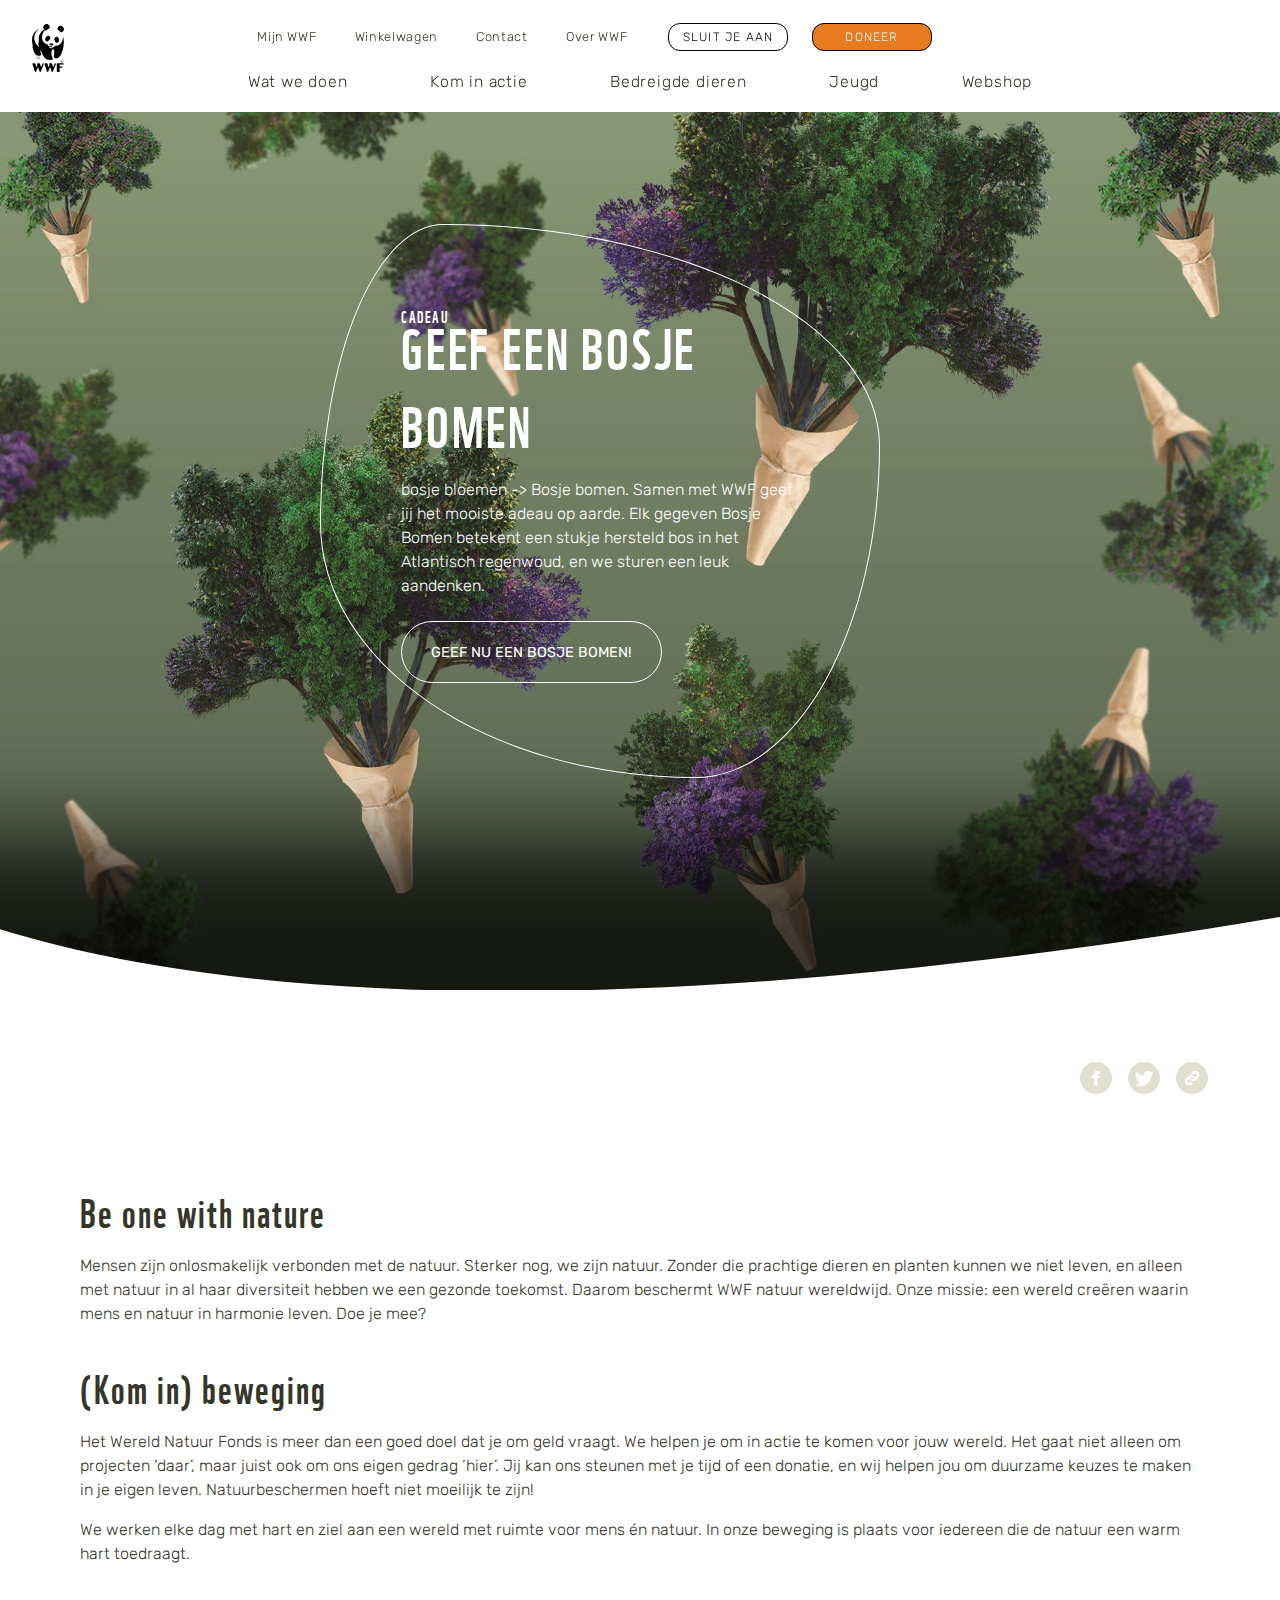
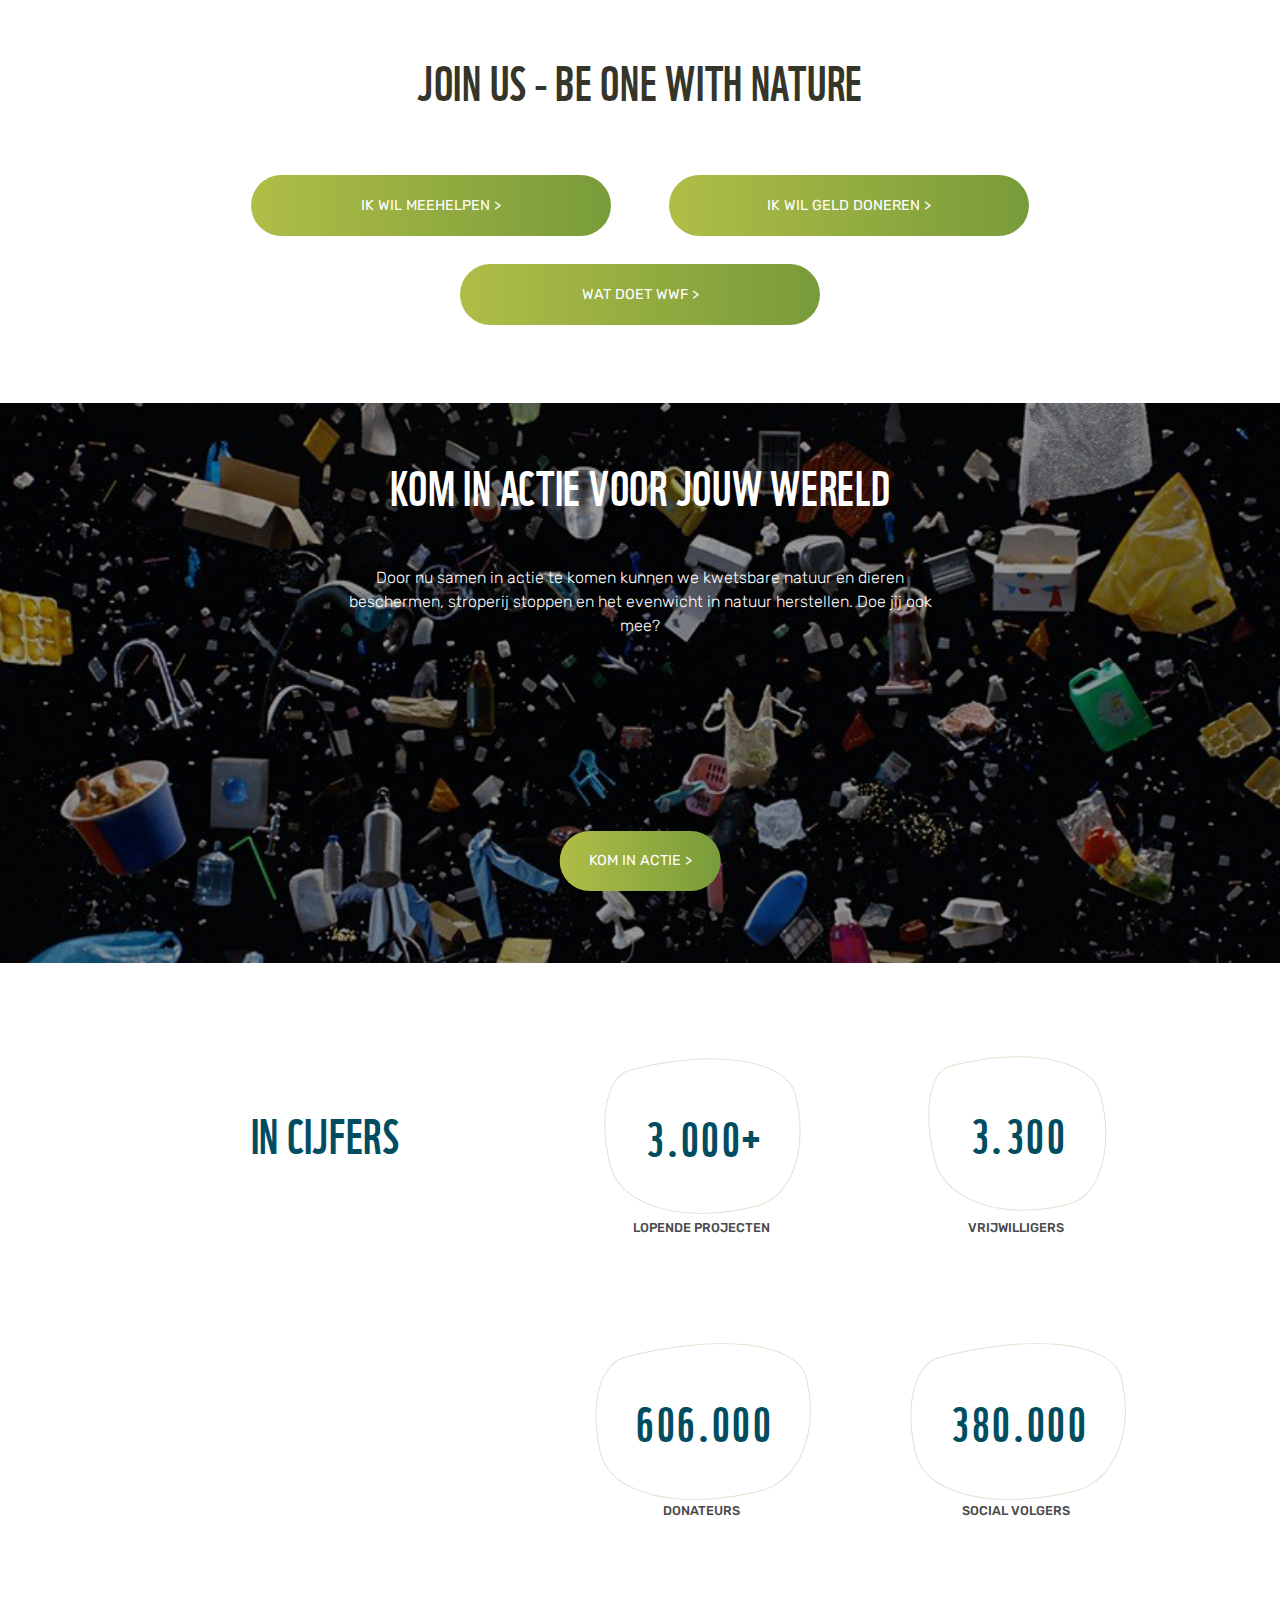
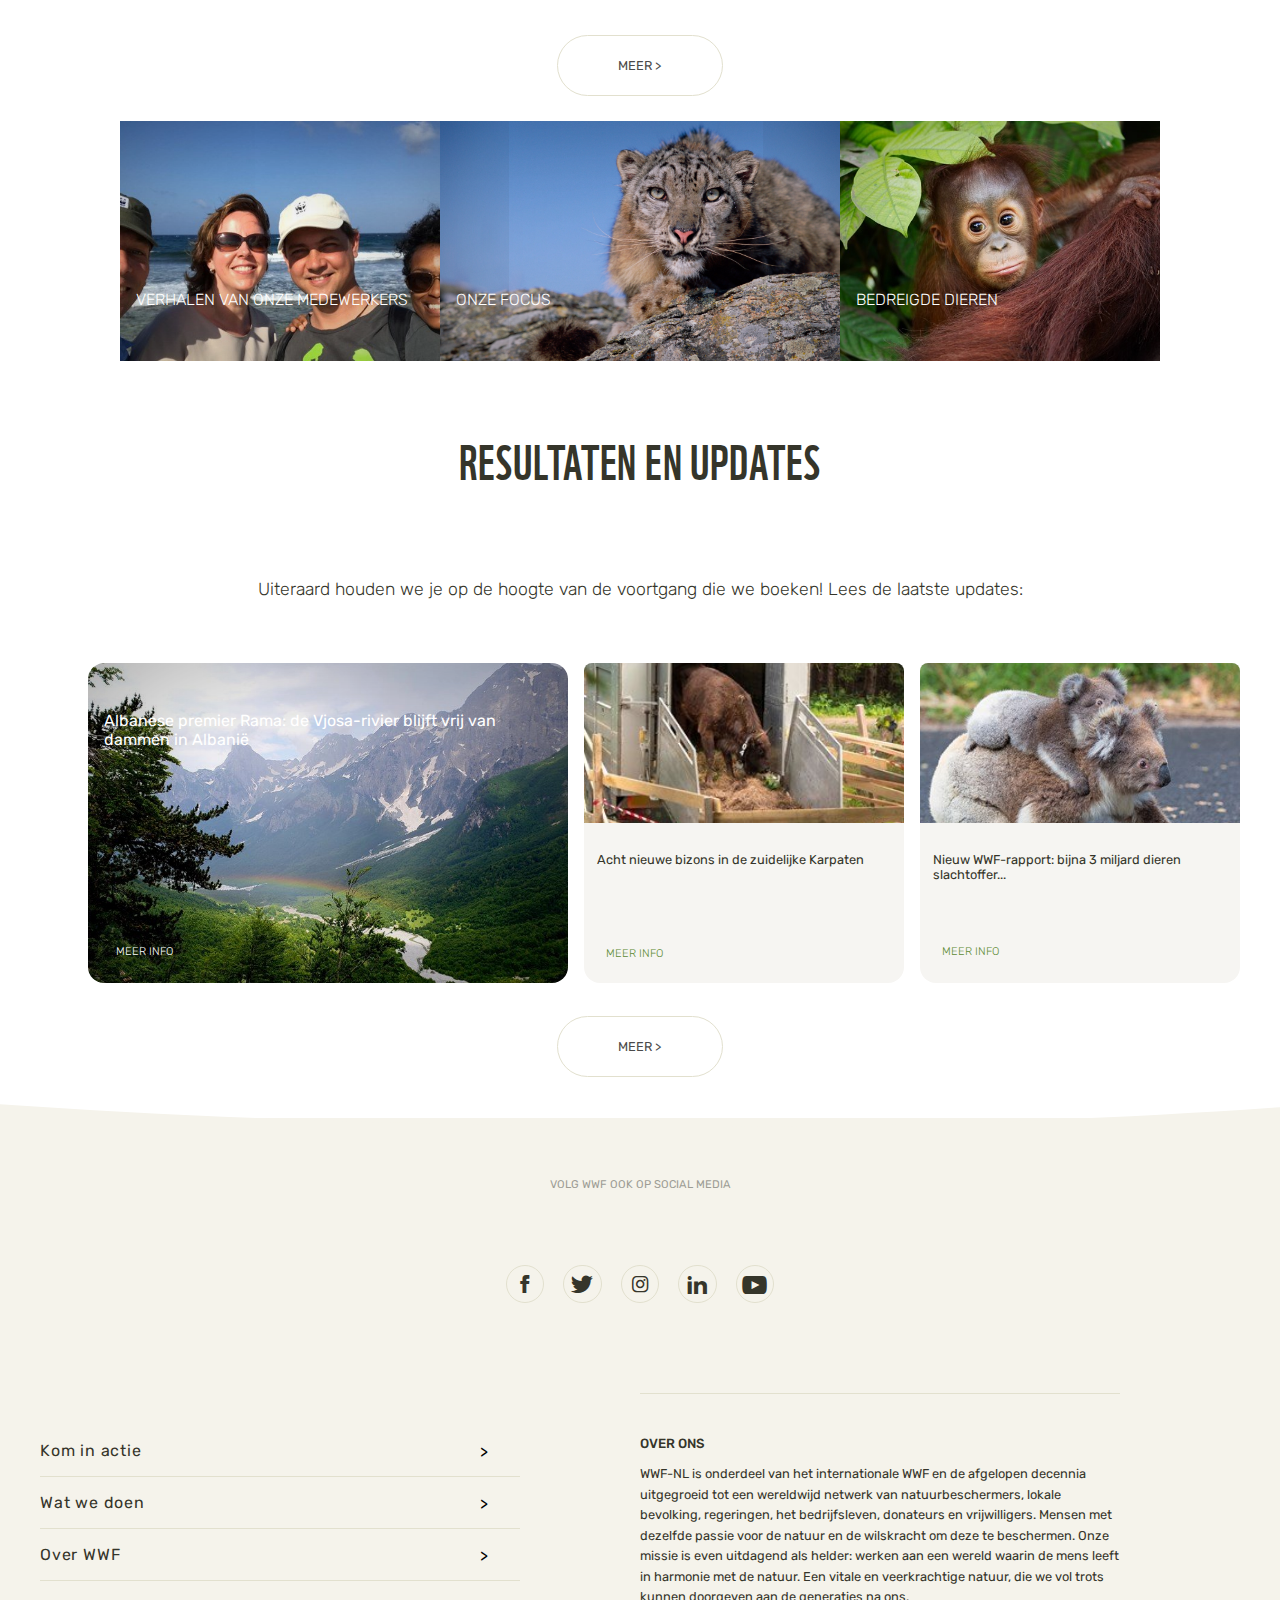
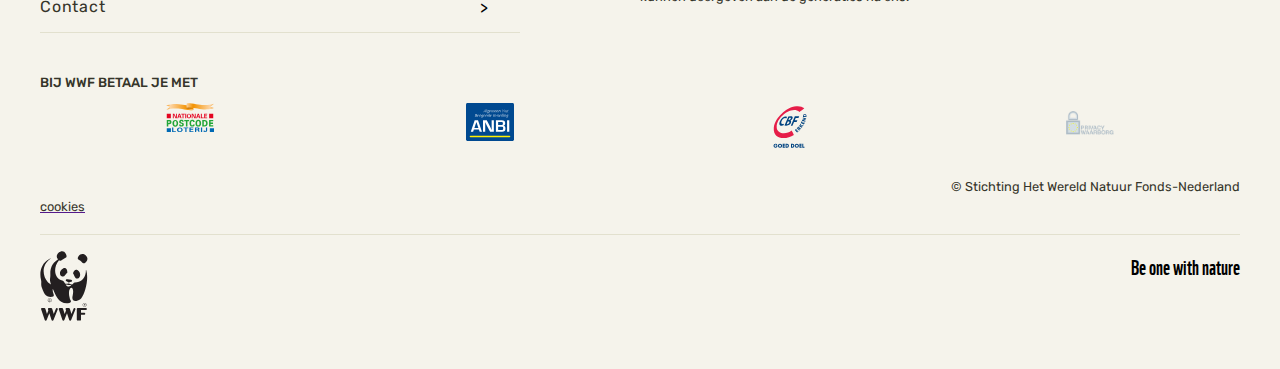
<file: index.html>
<!DOCTYPE html>
<html lang="nl">

<head>
    <meta charset="UTF-8">
    <meta name="viewport" content="width=device-width, initial-scale=1, user-scalable=no">
    <title>Wereld Natuur Fonds: kom samen met ons in actie voor natuur</title>
    <link rel="preconnect" href="https://fonts.gstatic.com">
    <link href="https://fonts.googleapis.com/css2?family=Rubik:ital,wght@0,300;0,400;0,500;0,600;0,700;0,800;0,900;1,300&display=swap" rel="stylesheet">
    <link rel="stylesheet" href="css/style.css">
    <link rel="shortcut icon" href="img/iconfinder_wwf_294648.ico">
</head>

<body>
    <header>
        <nav>
            <a href="index.html"><img src="img/logo-header.svg" alt="logo WWF"></a>
            <button>
                <p>menu</p>
                <div>
                    <span></span>
                    <span></span>
                    <span></span>
                </div>
            </button>
            <section>
                <input type="text" placeholder=" ZOEK">
                <ul>
                    <li>
                        <a href="">sluit je aan</a>
                    </li>
                    <li>
                        <a href="">doneer</a>
                    </li>
                </ul>
                <ul>
                    <li>
                        <a href="">Wat we doen <span>></span></a>
                    </li>
                    <li>
                        <a href="">Kom in actie <span>></span></a>
                    </li>
                    <li>
                        <a href="">Bedreigde dieren <span>></span></a>
                    </li>
                    <li>
                        <a href="">Jeugd<span>></span></a>
                    </li>
                    <li>
                        <a href="">Webshop <span>></span></a>
                    </li>
                </ul>
                <ul>
                    <li>
                        <a href="">Mijn WWF</a>
                    </li>
                    <li>
                        <a href="">Winkelwagen</a>
                    </li>
                    <li>
                        <a href="">Contact</a>
                    </li>
                    <li>
                        <a href="">Over WWF</a>
                    </li>
                </ul>
            </section>
        </nav>
        <article>
            <h2>cadeau</h2>
            <h1>Geef een bosje bomen</h1>
            <p>bosje bloemen <span>-></span> Bosje bomen. Samen met WWF geef jij het mooiste adeau op aarde. Elk gegeven Bosje Bomen betekent een stukje hersteld bos in het Atlantisch regenwoud, en we sturen een leuk aandenken. </p>
            <a href="bosje-bomen.html">Geef nu een bosje bomen!</a>
        </article>
        <img class="headerbottom" src="img/header-bottom.svg" alt="">
    </header>
    <main class="home">
        <ul class="social">
            <li>
                <a href=""></a>
            </li>
            <li>
                <a href=""></a>
            </li>
            <li>
                <a href=""></a>
            </li>
        </ul>
        <section>
            <h3>Be one with nature</h3>
            <p>Mensen zijn onlosmakelijk verbonden met de natuur. Sterker nog, we zijn natuur. Zonder die prachtige dieren en planten kunnen we niet leven, en alleen met natuur in al haar diversiteit hebben we een gezonde toekomst. Daarom beschermt WWF natuur wereldwijd. Onze missie: een wereld creëren waarin mens en natuur in harmonie leven. Doe je mee?</p>
        </section>
        <section>
            <h3>(Kom in) beweging</h3>
            <p>Het Wereld Natuur Fonds is meer dan een goed doel dat je om geld vraagt. We helpen je om in actie te komen voor jouw wereld. Het gaat niet alleen om projecten ‘daar’, maar juist ook om ons eigen gedrag ‘hier’. Jij kan ons steunen met je tijd of een donatie, en wij helpen jou om duurzame keuzes te maken in je eigen leven. Natuurbeschermen hoeft niet moeilijk te zijn!</p>
            <p> We werken elke dag met hart en ziel aan een wereld met ruimte voor mens én natuur. In onze beweging is plaats voor iedereen die de natuur een warm hart toedraagt. </p>
        </section>
        <section>
            <h2>Join us - be one with nature</h2>
            <ul>
                <li>
                    <a href="">Ik wil meehelpen ></a>
                </li>
                <li>
                    <a href="">Ik wil geld doneren ></a>
                </li>
                <li>
                    <a href="">wat doet wwf ></a>
                </li>
            </ul>
        </section>
        <section>
            <h2>Kom in actie voor jouw wereld</h2>
            <p>Door nu samen in actie te komen kunnen we kwetsbare natuur en dieren beschermen, stroperij stoppen en het evenwicht in natuur herstellen. Doe jij ook mee?</p>
            <a href="">Kom in actie ></a>
        </section>
        <section>
            <h2>In cijfers</h2>
            <div>
                <article>
                    <div>
                        <h2>3.000+</h2>
                    </div>
                    <p>Lopende projecten</p>
                </article>
                <article>
                    <div>
                        <h2>606.000</h2>
                    </div>
                    <p>Donateurs</p>
                </article>
            </div>
            <div>
                <article>
                    <div>
                        <h2>3.300</h2>
                    </div>
                    <p>Vrijwilligers</p>
                </article>
                <article>
                    <div>
                        <h2>380.000</h2>
                    </div>
                    <p>Social volgers</p>
                </article>
            </div>
        </section>
        <a href="">Meer ></a>
        <ul>
            <li>
                <a href="">
                    <div></div>
                    <h4>Verhalen van onze medewerkers</h4>
                    <p>Lees in onze blogartikelen hoe het natuurbeschermingswerk in het veld én op kantoor er aan toe gaat.</p>
                    <div>
                        <span></span>
                        <span></span>
                    </div>
                </a>
            </li>
            <li>
                <a href="">
                    <div></div>
                    <h4>Onze focus</h4>
                    <p>In meer dan 100 landen en op 6 continenten actief: we doen er alles aan om de natuur te beschermen en herstellen.
                    </p>
                    <div>
                        <span></span>
                        <span></span>
                    </div>
                </a>
            </li>
            <li>
                <a href="">
                    <div></div>
                    <h4>Bedreigde dieren</h4>
                    <p>We werken aan het behouden, beschermen en de toename van de meest bedreigde diersoorten van deze wereld
                    </p>
                    <div>
                        <span></span>
                        <span></span>
                    </div>
                </a>
            </li>
        </ul>
        <section>
            <h2>Resultaten en updates</h2>
            <p>Uiteraard houden we je op de hoogte van de voortgang die we boeken! Lees de laatste updates:
            </p>
            <div>
                <article>
                    <a href="">
                        <h4>Albanese premier Rama: de Vjosa-rivier blijft vrij van dammen in Albanië
                        </h4>
                        <p>meer info</p>
                        <div></div>
                    </a>
                </article>
                <article>
                    <a href="">
                        <div class="background-img"></div>
                        <h4>Acht nieuwe bizons in de zuidelijke Karpaten
                        </h4>
                        <p>meer info</p>
                        <div></div>
                    </a>
                </article>
                <article>
                    <a href="">
                        <div class="background-img"></div>
                        <h4>Nieuw WWF-rapport: bijna 3 miljard dieren slachtoffer...</h4>
                        <p>meer info</p>
                        <div></div>
                    </a>
                </article>
            </div>
            <a class="meer" href="">meer ></a>
        </section>
    </main>
    <footer>
        <img class="footer-top" src="img/footer-top.svg" alt="">
        <p>Volg WWF ook op social media</p>
        <ul class="social">
            <li>
                <a href=""></a>
            </li>
            <li>
                <a href=""></a>
            </li>
            <li>
                <a href=""></a>
            </li>
            <li>
                <a href=""></a>
            </li>
            <li>
                <a href=""></a>
            </li>
        </ul>
        <div>
            <ul>
                <li>
                    <a href="">Kom in actie</a>
                    <span>></span>
                </li>
                <li>
                    <a href="">Wat we doen</a>
                    <span>></span>
                </li>
                <li>
                    <a href="">Over WWF</a>
                    <span>></span>
                </li>
                <li>
                    <a href="">Contact</a>
                    <span>></span>
                </li>
            </ul>
            <section>
                <h5>Over ons</h5>
                <p>WWF-NL is onderdeel van het internationale WWF en de afgelopen decennia uitgegroeid tot een wereldwijd netwerk van natuurbeschermers, lokale bevolking, regeringen, het bedrijfsleven, donateurs en vrijwilligers. Mensen met dezelfde passie voor de natuur en de wilskracht om deze te beschermen. Onze missie is even uitdagend als helder: werken aan een wereld waarin de mens leeft in harmonie met de natuur. Een vitale en veerkrachtige natuur, die we vol trots kunnen doorgeven aan de generaties na ons.</p>
            </section>
        </div>
        <section>
            <h5>Bij WWF betaal je met</h5>
            <ul>
                <li>
                    <img src="img/postcodeloterij.svg" alt="logo postcodepoterij">
                </li>
                <li>
                    <img src="img/anbi.svg" alt="logo ANBI">
                </li>
                <li>
                    <img src="img/cbf.svg" alt="logo CBF">
                </li>
                <li>
                    <img src="img/privacy-waarborg.png" alt="logo privacy waarborg">
                </li>
            </ul>
            <p>© Stichting Het Wereld Natuur Fonds-Nederland
            </p>
            <a href="">
                <p>cookies</p>
            </a>
        </section>
        <section>
            <img src="img/logo-footer.svg" alt="">
            <h6>Be one with nature</h6>
        </section>
    </footer>
    <script src="js/script.js"></script>
</body>

</html>
</file>
<file: css/style.css>
:root {
    --lightgreen: #e2e0ce;
    --numbers: #004d61;
    --greenfooter: #78786f;
    --hover: #5d8b34;
    --grey: #4a4a4a;
    --text: #35352a;
    --footer: #f5f3eb;
}

@font-face {
    font-family: 'wwf';
    src: url(../fonts/wwf-webfont.woff) format('woff');
}

@font-face {
    font-family: 'fontello';
    src: url(../fonts/fontello.woff) format('woff')
}

* {
    box-sizing: border-box;
    padding: 0;
    margin: 0;
    font-family: 'Rubik', sans-serif;
}

html,
body {
    height: 100%;
}

header {
    background-image: url(../img/bosjebomen_gevuld.jpg);
    background-size: cover;
    background-position: center;
    height: 37em;
    box-shadow: inset 2px -350px 90px -200px rgba(0, 0, 0, 0.75);
    position: relative;
}

header nav {
    display: flex;
    flex-direction: row;
    justify-content: space-between;
    height: 6em;
    color: black;
    position: fixed;
    top: 0;
    left: 0;
    right: 0;
    z-index: 10;
    background-color: transparent;
    transition: .5s;
}

header nav img {
    height: 6em;
    width: 6em;
}

/*menu button*/
header nav button {
    background: none;
    border: none;
    margin: 1em;
    display: flex;
    flex-direction: row;
    justify-content: space-between;
    width: 7em;
    cursor: pointer;
}

header nav button p {
    text-transform: uppercase;
    position: absolute;
    top: 2.5em;
    color: white;
}


header nav div span {
    display: block;
    background-color: white;
    width: 2em;
    height: .25em;
    position: absolute;
    right: 1.5em;
    transition: .5s;
}

header nav div span:first-of-type {
    top: 2.3em;
}


header nav div span:nth-of-type(2) {
    top: 3em;
}

header nav div span:last-of-type {
    top: 3.7em;
}

/*menu button verander*/

header nav button.verander div span:first-of-type {
    transform: rotateZ(45deg);
    transform-origin: left;
}

header nav button.verander div span:nth-of-type(2) {
    display: none;
}

header nav button.verander div span:last-of-type {
    transform: rotateZ(-45deg);
    transform-origin: left;
}

/*scroll animatie*/

header nav.solid {
    box-shadow: 0px 45px 180px -45px rgba(0, 0, 0, 0.75) !important;
    background-color: white !important;
}

header nav.solid button p {
    color: black;
}

header nav.solid div span {
    background-color: black;
}

.opensolid {
    background-color: white;
}

.opensolid button p {
    color: black;
}

.opensolid button span {
    background-color: black;
}

/*uitklapmenu*/

header nav section {
    position: absolute;
    height: calc(100vh - 6em);
    width: 100vw;
    background-color: white;
    top: 6em;
    left: -100vw;
    transition: .5s ease-in-out;
}

header nav section.open {
    left: 0;
}

header nav section input {
    width: 100vw;
    background-color: #f9f9f8;
    border: none;
    padding: 1em;
    color: black;
    font-size: 1.02em;
    font-weight: 300;

}

header nav section input:focus {
    outline: none;
}

header nav section input::placeholder {
    color: black;
    letter-spacing: .1em
}

header nav section ul:first-of-type {
    display: flex;
    flex-direction: row;
    justify-content: space-around;
    padding: .7em;
}

header nav section ul:first-of-type li {
    list-style-type: none;
}

header nav section ul:first-of-type li a {
    display: block;
    text-align: center;
    width: 42vw;
    padding: .5em 0;
    border: 1px solid black;
    text-decoration: none;
    color: black;
    text-transform: uppercase;
    font-size: .75em;
    border-radius: 1em;
    letter-spacing: .1em;
    font-weight: 300;
}

header nav section ul:first-of-type li:first-of-type a:hover {
    background: rgba(0, 0, 0, 0.2);
}


header nav section ul:first-of-type li:last-of-type a {
    background: #e77b1f;
    color: white;
}

header nav section ul:nth-of-type(2) li,
header nav section ul:nth-of-type(3) li {
    list-style-type: none;
}

header nav section ul:nth-of-type(2) li a,
header nav section ul:nth-of-type(3) li a {
    color: black;
    text-decoration: none;
    padding: 1em 1em 1em 2em;
    display: block;
    color: var(--text);
    font-weight: 300;
    letter-spacing: .05em;
    font-size: .99em;
}

header nav section ul:nth-of-type(2) li a:hover,
header nav section ul:nth-of-type(3) li a:hover {
    background: rgba(0, 0, 0, 0.2);

}

header nav section ul:nth-of-type(2) li a span {
    position: absolute;
    right: 5vw;
    font-weight: 500;
}

/*eind uitklapmenu*/

header img.headerbottom {
    width: 100%;
    position: absolute;
    left: 0;
    bottom: -.1em;
    background-color: none;
}

header article {
    position: absolute;
    top: 18vh;
    padding: 1em;
    max-width: 35em;
}

header article h2 {
    color: white;
    text-transform: uppercase;
    font-size: 1em;
    font-family: 'wwf', serif;
    font-weight: 300;
    margin-bottom: -1.3em;
    letter-spacing: .1em;
}

header article h1 {
    color: white;
    font-family: 'wwf', serif;
    font-weight: 300;
    font-size: 3.5em;
    text-transform: uppercase;
    letter-spacing: .05em;
}

header article p {
    color: white;
    margin-top: 1em;
    font-weight: 300;
    line-height: 1.5em;
}

header article a {
    color: white;
    font-size: .9em;
    text-decoration: none;
    text-transform: uppercase;
    padding: 1.5em 2em;
    border: .1em solid white;
    border-radius: 3em;
    border-radius: 3em;
    position: relative;
    top: 3em;
    transition: .2s;
}

header article a:hover {
    background-color: white;
    color: var(--grey);
}

/*main*/

main section {
    padding: 1em;
}

ul.social {
    display: flex;
    flex-direction: row;
    list-style-type: none;
    justify-content: flex-end;
    padding: 1em;
    margin: 3em
}

ul.social li a {
    display: inline-block;
    background-color: #e2e0ce;
    width: 2em;
    height: 2em;
    margin: .5em;
    border-radius: 100%;
    text-decoration: none;
    color: white;
    text-align: center;
    font-family: 'fontello'
}

ul.social li a::before {
    position: relative;
    top: .5em;
}

main ul.social li:first-of-type a::before {
    content: '\e800';
}

main ul.social li:nth-of-type(2) a::before {
    content: '\e808'
}

main ul.social li:last-of-type a::before {
    content: '\f07b';
}

ul.social li a:hover {
    color: var(--hover);
}

main section h3 {
    font-family: 'wwf', serif;
    font-size: 2.5em;
    color: var(--text);
    font-weight: 300;
    letter-spacing: .05em;
    padding: 1em auto;
}

main section p {
    color: var(--text);
    font-weight: 300;
    line-height: 1.5em;
    padding-top: 1em
}

main section h2 {
    font-family: 'wwf', serif;
    font-size: 3em;
    color: var(--text);
    font-weight: 300;
    text-align: center;
    text-transform: uppercase;
    padding: 1em 0;
    letter-spacing: .015em
}

main section:nth-of-type(3) ul {
    list-style-type: none;
    display: flex;
    flex-direction: row;
    flex-wrap: wrap;
    justify-content: center;
    padding-bottom: 3em;
}

main section:nth-of-type(3) ul li {
    text-align: center;
}

main section:nth-of-type(3) ul li a {
    background-image: linear-gradient(-270deg, #b1be47, #5d8b34, #b1be47);
    background-position: 1% 50%;
    background-size: 300% 300%;
    display: block;
    padding: 1.5em;
    margin: 1em 2em;
    border-radius: 3em;
    text-decoration: none;
    color: white;
    text-transform: uppercase;
    font-size: .9em;
    transition: .5s;
    width: 90vw;
    max-width: 25em
}

main section:nth-of-type(3) ul li a:hover {
    background-position: 99% 50%;
}

main section:nth-of-type(4) {
    position: relative;
    background-image: url(../img/fight-for-your-world.png);
    background-size: cover;
    padding: 0;
    height: 35em;
}

main section:nth-of-type(4) h2 {
    color: white;
    padding: 1em;
}

main section:nth-of-type(4) p {
    color: white;
    text-align: center;
    padding: 0 1em 2em;
    line-height: 1.5em;
    max-width: 40em;
    display: block;
    margin: auto;
}

main section:nth-of-type(4) a {
    position: absolute;
    background-image: linear-gradient(-270deg, #b1be47, #5d8b34, #b1be47);
    background-position: 1% 50%;
    background-size: 300% 300%;
    padding: 1.5em 2em;
    border-radius: 3em;
    text-decoration: none;
    color: white;
    text-transform: uppercase;
    font-size: .9em;
    transition: .5s;
    text-align: center;
    bottom: 5em;
    left: 50%;
    transform: translate(-50%)
}

main section:nth-of-type(4) a:hover {
    background-position: 99% 50%;
}

main section:nth-of-type(5) {
    display: flex;
    flex-direction: row;
    justify-content: center;
    flex-wrap: wrap;
    max-width: 75em;
    margin: auto;
}

main section:nth-of-type(5) h2 {
    color: var(--numbers);
    margin: 1.5em 3em;
}

main section:nth-of-type(5) article {
    margin: 3em
}

main section:nth-of-type(5) article div {
    display: inline-block;
    padding: 0em 2.5em;
    border: .1em solid #e2e0ce;
    border-radius: 22% 78% 33% 67% / 54% 40% 60% 46%;
    transform: rotate(-15deg) translateX(-50%);
    position: relative;
    left: 50%;
}

main section:nth-of-type(5) article div h2 {
    transform: rotate(15deg);
    text-align: center;
    letter-spacing: .05em;
    margin: 0;
}

main section:nth-of-type(5) article p {
    text-transform: uppercase;
    font-weight: 500;
    font-size: .8em;
    text-align: center;
    padding: 2em;
    color: var(--grey);
}

main a:nth-child(7) {
    display: block;
    width: 13em;
    padding: 1.7em;
    border: .1em solid #e2e0ce;
    text-align: center;
    color: var(--grey);
    text-transform: uppercase;
    text-decoration: none;
    font-size: .8em;
    border-radius: 3em;
    margin: 2em auto;
    transition: .5s;
}

main section:nth-of-type(5) a:hover {
    background-color: #f6f5f2;
}

main ul:nth-of-type(2) {
    display: flex;
    flex-direction: row;
    flex-wrap: wrap;
    list-style-type: none;
    justify-content: center;
    max-width: 75em;
    margin: auto;
}

main ul:nth-of-type(2) li a div:first-of-type {
    background-color: rgba(0, 0, 0, 0.5);
    display: inline-block;
    width: 100%;
    height: 100%;
    margin: 0;
    position: relative;
    top: 100%;
    transition: .2s;
}

main ul:nth-of-type(2) li a h4 {
    position: relative;
    top: -40%;
    text-transform: uppercase;
    font-weight: 300;
    margin: 1em;
    transition: .2s;
}

main ul:nth-of-type(2) li a p {
    display: block;
    width: 15em;
    font-size: .8em;
    position: relative;
    top: 0;
    margin: 1em;
    transition: .15s;
    font-weight: 300;
}

main ul:nth-of-type(2) li a {
    display: block;
    height: 20vh;
    width: 90vw;
    max-width: 25em;
    overflow: hidden;
    background-size: cover;
    background-position: center;
    text-decoration: none;
    color: white;
    line-height: 1.5em;
    box-shadow: inset 0px 0px 180px -45px rgba(0, 0, 0, 0.75);
}

main ul:nth-of-type(2) li:nth-of-type(1) a {
    background-image: url(../img/kirsten-caribisch-nl.jpg);
}

main ul:nth-of-type(2) li:nth-of-type(2) a {
    background-image: url(../img/sneeuwluipaard.jpg);
    background-position: 50% 25%;
}

main ul:nth-of-type(2) li:nth-of-type(3) a {
    background-image: url(../img/orang-oetan-baby.jpg);
}

/*pijltje*/
main ul:nth-of-type(2) li a div:last-of-type {
    display: block;
    width: 2em;
    height: 2em;
    position: relative;
    left: 85%;
    top: 0;
    transition: .15s;
}

main ul:nth-of-type(2) li a div:last-of-type span {
    width: 1em;
    height: .2em;
    display: block;
    background-color: lightgray;
    border-radius: .4em;
}

main ul:nth-of-type(2) li a div:last-of-type span:first-of-type {
    position: relative;
    top: .825em;
    transform: rotateZ(45deg);
}

main ul:nth-of-type(2) li a div:last-of-type span:last-of-type {
    position: relative;
    top: 1.2em;
    transform: rotateZ(-45deg);
}



/*hover events*/
main ul:nth-of-type(2) li a:hover div {
    top: 0;
}

main ul:nth-of-type(2) li a:hover h4 {
    top: -100%;
}

main ul:nth-of-type(2) li a:hover p {
    top: -105%;
}

main ul:nth-of-type(2) li a:hover div:last-of-type {
    top: -140%;
}

/*resultaten en updates section*/
main section:nth-of-type(6) {
    max-width: 40em;
    display: block;
    margin: auto;
}

main section:nth-of-type(6) p {
    text-align: center;
    font-size: 1.1em;
    margin: 1em auto 3em;
}

main section:nth-of-type(6) article a {
    display: block;
    background-color: #f6f5f2;
    width: 100%;
    height: 8em;
    margin: 1em auto;
    border-radius: .5em;
    text-decoration: none;
}

main section:nth-of-type(6) article a h4 {
    color: var(--text);
    font-weight: 400;
    display: block;
    width: 50%;
    position: relative;
    left: 50%;
    top: -100%;
    padding: 1em;
    font-size: .8em
}

main section:nth-of-type(6) article a div.background-img {
    width: 50%;
    height: 100%;
    display: inline-block;
    border-radius: .5em 0 0 .5em;
    background-size: 140%;
    background-position: center;
    transition: .5s;

}

main section:nth-of-type(6) article:nth-of-type(2) a div.background-img {
    background-image: url(../img/bison-transport-2.jpg);
}

main section:nth-of-type(6) article:nth-of-type(3) a div.background-img {
    background-image: url(../img/koala-draagt-baby.jpg);
}

main section:nth-of-type(6) article a p {
    font-size: .7em;
    text-transform: uppercase;
    color: var(--hover);
    font-weight: 300;
    text-align: left;
    position: relative;
    bottom: 9em;
    left: 53%;
    display: block;
    width: 50%;
    margin: 0;
}

main section:nth-of-type(6) article:last-of-type a p {
    bottom: 10em;
}

main section:nth-of-type(6) article:first-of-type a {
    height: 27vh;
    background-image: url(../img/valbona-saimir-kalbaj-1.jpg);
    background-size: 115%;
    background-position: 50% 75%;
    color: white;
    box-shadow: inset 0px 0px 180px -45px rgba(0, 0, 0, 0.75);
    transition: .5s;
}

main section:nth-of-type(6) article:first-of-type a h4 {
    color: white;
    font-size: 1em;
    padding: 2em 1em;
    width: 100%;
    top: 0;
    left: 0;
}

main section:nth-of-type(6) article:first-of-type a p {
    color: white;
    top: -20%;
    left: 2.5em;
}

a.meer {
    display: block;
    width: 13em;
    padding: 1.7em;
    border: .1em solid #e2e0ce;
    text-align: center;
    color: var(--grey);
    text-transform: uppercase;
    text-decoration: none;
    font-size: .8em;
    border-radius: 3em;
    margin: 2em auto;
    transition: .5s;
}

/*hover effects*/
main section:nth-of-type(6) article:first-of-type a:hover {
    background-size: 110%
}

main section:nth-of-type(6) article a:hover div.background-img {
    background-size: 130%;
}

a.meer:hover {
    background-color: #f6f5f2;
}

/*footer*/
footer {
    background-color: var(--footer);
    padding: 2em
}

footer img.footer-top {
    width: 100vw;
    position: relative;
    top: -2.9em;
    left: -2em;
}

footer p:first-of-type {
    display: block;
    text-align: center;
    color: #9d9d95;
    font-size: .7em;
    text-transform: uppercase;
}

footer ul.social {
    justify-content: center;
}

footer ul.social li a {
    background: transparent;
    border: .05em solid var(--lightgreen);
    color: var(--text);
    font-size: 1.2em;

}

footer ul.social li:first-of-type a::before {
    content: '\e800';
}

footer ul.social li:nth-of-type(2) a::before {
    content: '\e808'
}

footer ul.social li:nth-of-type(3) a::before {
    content: '\f16d'
}

footer ul.social li:nth-of-type(4) a::before {
    content: '\e805'
}

footer ul.social li:last-of-type a::before {
    content: '\e80f'
}

footer div ul {
    display: flex;
    flex-direction: column;
    list-style-type: none;
    margin-top: 3em;
}

footer div ul li a {
    display: block;
    padding: 1em 0;
    text-decoration: none;
    color: var(--text);
    letter-spacing: .05em
}

footer div ul li {
    display: flex;
    flex-direction: row;
    justify-content: space-between;
    border-bottom: 0.05em solid var(--lightgreen);
}

footer div ul li:hover a,
footer div ul li:hover span {
    color: var(--hover);
}

footer div ul li span {
    position: relative;
    top: 1.1em;
    right: 2em;
}

footer section h5 {
    text-transform: uppercase;
    font-weight: 500;
    color: var(--text);
    padding: 2em 0 1em
}

footer section:first-of-type p {
    text-align: left;
    color: var(--text);
    text-transform: none;
    font-size: .8em;
    line-height: 1.6em
}

footer section ul {
    display: flex;
    flex-direction: row;
    list-style-type: none;
    justify-content: space-between;
    margin: 0;
    padding: 0;
}

footer section ul li img {
    margin: 0;
    display: block;
    width: 3em
}

footer section ul li:last-of-type img {
    margin-top: .5em;
}

footer section p:nth-child(3) {
    margin-top: 2em;
    text-align: right;
}

footer section:nth-of-type(2) a {
    text-decoration: none;
    font-size: .9em;

}

footer section:nth-of-type(2) a p {
    color: var(--text);
    text-align: right;
    margin: 2em 0;
}

footer section:last-of-type {
    display: flex;
    flex-direction: row;
    justify-content: space-between;
    border-top: .05em solid var(--lightgreen);
    padding-top: 1em
}

footer section:last-of-type h6 {
    font-family: 'wwf', serif;
    font-size: 1.3em;
    font-weight: 300;
}


/*bosje bomen detailpagina*/
header.bosjeBomen {
    height: 50em;
    box-shadow: inset 2px -350px 90px -200px rgba(32, 48, 36, 1);

}

header.bosjeBomen article a {
    border: none;
    position: relative;
    top: -1em;
    text-transform: none;
    padding: 0;
    font-size: .8em;
    font-weight: 300;
}

header.bosjeBomen article a::before {
    font-family: 'fontello';
    content: '\e80d';
    padding-right: 2em;
    font-size: .8em;
}

header.bosjeBomen article a:hover {
    background-color: transparent;
    color: white;
}

header.bosjeBomen article h1 {
    text-align: center;
    font-size: 3em
}

header.bosjeBomen article p {
    text-align: center;
    font-size: 1.2em
}

main.bosjeBomen {
    background-color: #203024;
}

main.bosjeBomen section {
    position: relative;
    top: -20em;
    width: 100vw;
    padding: 0;
}

main.bosjeBomen section div {
    display: flex;
    flex-direction: row;
    overflow-x: scroll !important;
    width: 100vw;
    padding: 1em;
}

main.bosjeBomen section h2,
main.bosjeBomen section div article h3 {
    color: white;
    font-family: 'Rubik';
    font-size: 1em;
    font-weight: 500;
    padding: .5em
}

main.bosjeBomen section div article {
    display: block;
    width: 19em;
    background: white;
    margin: 1em;
    border-radius: 1em;
}

main.bosjeBomen section div article h3 {
    color: var(--text);
    margin: .5em;
    font-size: 2em;
    letter-spacing: 0;
    text-transform: none;
}

main.bosjeBomen section div article img {
    display: block;
    width: 90%;
    margin: 2em auto 0em auto;
}

main.bosjeBomen section div article p {
    color: var(--text);
    text-align: left;
}


main.bosjeBomen section div article p:nth-of-type(1) {
    padding: 0;
    margin: -1em 1em 1em;
    font-size: 1.2em;
    font-weight: 500;
}

main.bosjeBomen section div article a {
    display: block;
    margin: 2em auto 0;
    text-align: center;
    padding: 1em;
    width: 9em;
    background-image: linear-gradient(-270deg, #e77b1f, #e65719, #e77b1f);
    border-radius: 2em;
    background-position: 1% 50%;
    background-size: 300% 300%;
    color: #fff;
    transition: .5s;
    text-decoration: none;
    text-transform: uppercase;
}

main.bosjeBomen section div article a::after {
    font-family: 'fontello';
    content: "\e815";
    display: inline-block;
    margin-left: .5em;
    font-size: .9em;
    font-weight: 300;
}

main.bosjeBomen section div article a:hover {
    background-position: 99% 50%;
}

main.bosjeBomen section div article p:nth-of-type(2) {
    margin: -1em 1em 3em 4em;
}

main.bosjeBomen section div article div:nth-of-type(2) {
    position: relative;
    top: 2em;
}

main.bosjeBomen section div article div:nth-of-type(2)::before {
    content: "\e801";
    font-family: 'fontello';
    color: #5cd05b;
}

main.bosjeBomen section div article div:nth-child(3) {
    display: block;
    width: 5em;
    height: 5em;
    background-color: #f17030;
    position: relative;
    bottom: 12em;
    left: 14em;
    border-radius: 100%;
}

main.bosjeBomen section div article div:nth-child(3) p {
    color: white;
    font-family: 'wwf';
    text-align: center;
    position: relative;
    top: 1.4em;
    right: .7em;
}

main.bosjeBomen section:nth-of-type(2) {
    display: flex;
    flex-wrap: wrap;
    justify-content: space-around;
}

main.bosjeBomen section:nth-of-type(2) h3 {
    margin-top: 2em;
    color: white;
    text-transform: uppercase;
    text-align: center;
    padding: 1em
}

main.bosjeBomen section:nth-of-type(2) p {
    color: white;
    text-align: center;
    padding: 1em
}

main.bosjeBomen section:nth-of-type(2) article h4 {
    color: #b0bfc3;
    text-transform: uppercase;
    font-weight: 300;
    font-size: .9em;
    text-align: center;
    border-bottom: .1em solid rgba(0, 0, 0, 0.28);
    padding: 1em;
    margin: 3em 1em;
    display: block;
    width: 100%
}

main.bosjeBomen section:nth-of-type(2) div {
    display: block;
    max-width: 40em;
    margin: auto
}

main.bosjeBomen section:nth-of-type(2) div:first-child {
    display: block;
    width: 100%;
    max-width: 100%
}

main.bosjeBomen section:nth-of-type(2) article {
    display: flex;
    flex-wrap: wrap;
    flex-direction: row;
    max-width: 40em;

}

main.bosjeBomen section:nth-of-type(2) article img {
    display: block;
    margin: auto;
    width: 90vw;
    max-width: 20em
}

main.bosjeBomen section h3 {
    color: white;
    text-align: center;
    font-weight: 400;
    text-transform: uppercase;
    font-family: 'wwf', serif;
}

main.bosjeBomen section p {
    color: white;
    text-align: center;
    font-size: .9em
}

main.bosjeBomen div section:nth-of-type(1),
main.bosjeBomen div section:nth-of-type(2),
main.bosjeBomen div section:nth-of-type(3) {
    background-size: cover;
    background-position: center;
    position: -webkit-sticky;
    /* Safari */
    position: sticky;
    z-index: 1;
    top: 6em;
    margin-top: -15em;
    height: 60em;
    overflow: hidden;
}

main.bosjeBomen div section:nth-of-type(1) div,
main.bosjeBomen div section:nth-of-type(2) div,
main.bosjeBomen div section:nth-of-type(3) div {
    display: block;
    max-width: 90%;
    margin: 1em auto 0;
    max-width: 40em
}

main.bosjeBomen div section:nth-of-type(1) {
    background-image: url(../img/storyblock_bosjebomen_1_maakkennis_ztekst.jpeg);
}



main.bosjeBomen div section:nth-of-type(2) {
    background-image: url(../img/storyblock_bosjebomen_2_83_ztekst.jpeg);
    height: 60em;
}

main.bosjeBomen div section:nth-of-type(2) div {
    margin: -8em auto auto;
}

main.bosjeBomen div section:nth-of-type(3) {
    background-image: url(../img/storyblock_bosjebomen_3_helpmee_ztekst.jpeg);
    height: 40em;
}

main.bosjeBomen section:nth-child(4) {
    margin: 25em auto -11em;
    display: flex;
    flex-wrap: wrap;
    justify-content: center;
}

main.bosjeBomen section:nth-child(4) div {
    display: block;
    max-width: 30em;
    margin: 3em auto;
}

main.bosjeBomen section:nth-child(4) video {
    display: block;
    margin: auto;
    border-radius: .5em;
    width: 90vw;
    max-width: 30em;
}

main.bosjeBomen section:nth-child(4) h3,
main.bosjeBomen section:nth-child(4) p {
    text-align: left;
}

main.bosjeBomen section:nth-child(4) a {
    color: var(--hover);
    text-transform: uppercase;
    text-decoration: none;
    display: block;
    margin: 3em auto;
    font-size: .9em
}


/*SVG-tjes*/

svg {
    display: block;
    width: 20em;
    margin: auto;
}

article:first-of-type svg:first-of-type .cls-1 {
    fill: #fff;
}

article:first-of-type svg:first-of-type .cls-2 {
    fill: #a3ba9a;
}

article:first-of-type svg:first-of-type .cls-3 {
    fill: #262223;
}

article:first-of-type svg:first-of-type .cls-4 {
    fill: #aec2a6;
}

article:first-of-type svg:first-of-type .cls-5 {
    fill: #a9bfa1;
}

article:first-of-type div:nth-of-type(1) svg .cls-6 {
    stroke: #e6ebe3;
    stroke-width: .2em;
    fill: none;
    stroke-dasharray: 1000;
    stroke-dashoffset: 1000;
}

article:first-of-type div:nth-of-type(2) svg .cls-1 {
    fill: #fff;
}


article:first-of-type div:nth-of-type(2) svg .cls-2 {
    fill: #a3ba9a;
}

article:first-of-type div:nth-of-type(2) svg .cls-3 {
    fill: #2e2a2b;
}

article:first-of-type div:nth-of-type(2) svg .cls-4 {
    stroke: #e6ebe3;
    stroke-width: .2em;
    fill: none;
    stroke-dasharray: 1000;
    stroke-dashoffset: 1000;
}

article:first-of-type div:nth-of-type(2) svg .cls-5 {
    stroke: #e6ebe3;
    stroke-width: .2em;
    fill: none;
    stroke-dasharray: 1000;
    stroke-dashoffset: 1000;
}

article:first-of-type div:nth-of-type(2) svg .cls-6 {
    stroke: #e6ebe3;
    stroke-width: .2em;
    fill: none;
    stroke-dasharray: 1000;
    stroke-dashoffset: 1000;
}

article:first-of-type div:nth-of-type(2) svg .cls-7 {
    stroke: #e6ebe3;
    stroke-width: .2em;
    fill: none;
    stroke-dasharray: 1000;
    stroke-dashoffset: 1000;
}

article:first-of-type div:nth-of-type(2) svg .cls-8 {
    stroke: #e6ebe3;
    stroke-width: .2em;
    fill: none;
    stroke-dasharray: 1000;
    stroke-dashoffset: 1000;
}

article:nth-of-type(2) div:nth-of-type(1) svg .cls-1 {
    fill: #fff;
}

article:nth-of-type(2) div:nth-of-type(1) svg .cls-2 {
    fill: #7b939f;
}

article:nth-of-type(2) div:nth-of-type(1) svg .cls-3 {
    fill: #2b2829;
}

article:nth-of-type(2) div:nth-of-type(1) svg .cls-4 {
    stroke: #dce3e5;
    stroke-width: .2em;
    fill: none;
    stroke-dasharray: 1000;
    stroke-dashoffset: 1000;
}

article:nth-of-type(2) div:nth-of-type(1) svg .cls-5 {
    stroke: #dce3e5;
    stroke-width: .2em;
    fill: none;
    stroke-dasharray: 2000;
    stroke-dashoffset: 2000;
}

article:nth-of-type(2) div:nth-of-type(2) svg .cls-1 {
    fill: #fff;
}

article:nth-of-type(2) div:nth-of-type(2) .cls-2 {
    fill: #7b939f;
}

article:nth-of-type(2) div:nth-of-type(2) .cls-3 {
    fill: #2b2829;
}

article:nth-of-type(2) div:nth-of-type(2) .cls-4 {
    stroke: #dce3e5;
    stroke-width: .2em;
    fill: none;
    stroke-dasharray: 2000;
    stroke-dashoffset: 2000;
}


/*ANIMATIE*/
section.strokefill article:first-of-type div:nth-of-type(1) svg .cls-6,
section.strokefill article:first-of-type div:nth-of-type(2) svg .cls-5,
section.strokefill article:first-of-type div:nth-of-type(2) svg .cls-4,
section.strokefill article:first-of-type div:nth-of-type(2) svg .cls-6,
section.strokefill article:first-of-type div:nth-of-type(2) svg .cls-7,
section.strokefill article:first-of-type div:nth-of-type(2) svg .cls-8,
section.strokefill article:nth-of-type(2) div:nth-of-type(1) svg .cls-4,
section.strokefill article:nth-of-type(2) div:nth-of-type(1) svg .cls-5,
section.strokefill article:nth-of-type(2) div:nth-of-type(2) .cls-4 {
    animation: line 5s linear forwards;
}

section.strokefill article:first-of-type div:nth-of-type(1):hover svg,
section.strokefill article:first-of-type div:nth-of-type(2):hover svg,
section.strokefill article:first-of-type div:nth-of-type(2):hover svg,
section.strokefill article:first-of-type div:nth-of-type(2):hover svg,
section.strokefill article:first-of-type div:nth-of-type(2):hover svg,
section.strokefill article:first-of-type div:nth-of-type(2):hover svg,
section.strokefill article:nth-of-type(2) div:nth-of-type(1):hover svg,
section.strokefill article:nth-of-type(2) div:nth-of-type(1):hover svg,
section.strokefill article:nth-of-type(2) div:nth-of-type(2):hover svg {
    animation: beweeg .75s ease-in-out;
    animation-iteration-count: 1;
}

@keyframes beweeg {
    0% {
        transform: rotate(0deg) scale(1);
    }

    50% {
        transform: rotate(5deg) scale(1.05);
    }

    100% {
        transform: rotate(0deg) scale(1);
    }
}

@keyframes line {
    to {
        stroke-dashoffset: 0;
    }
}

/*FOCUS state*/
a:focus,
button:focus,
input:focus {
    outline: .2em solid #a3ba9a;
    animation: offset 1s ease-in-out;
    animation-iteration-count: 1;
}

@keyframes offset {
    0% {
        outline-offset: 0;
    }

    50% {
        outline-offset: .3em;
    }

    100% {
        outline-offset: 0;
    }
}

@media screen and (min-width: 1024px) {

    header button {
        display: none !important;
    }

    header nav {
        height: 7em;
        background-color: white;
    }

    header nav section {
        left: 0;
        top: 0;
        height: auto;
        background-color: rgba(0, 0, 0, 0)
    }

    header nav section input {
        display: none;
    }

    header nav section ul:nth-of-type(1) {
        width: 30em;
        justify-content: center;
        position: absolute;
        right: 15em
    }

    header nav section ul:nth-of-type(1) li a {
        width: 10em;
        padding: .5em .1em;
        margin: 1em;
    }

    header nav section ul:nth-of-type(2),
    header nav section ul:nth-of-type(3) {
        display: flex;
        flex-direction: row;
        justify-content: center
    }

    header nav ul:nth-of-type(2) li a {
        padding: .5em !important;
        margin: 1em;
    }

    header nav ul:nth-of-type(3) {
        position: absolute;
        top: 1em;
        right: 40em
    }

    header nav ul:nth-of-type(2) {
        width: 65%;
        margin: 3em auto;
        padding: 0;
        justify-content: space-between !important;
    }

    header nav ul:nth-of-type(3) li a {
        font-size: .8em !important;
        color: var(--text);
    }


    header nav section ul:nth-of-type(2) li a:hover,
    header nav section ul:nth-of-type(3) li a:hover {
        background: white;
        color: black;
    }

    header nav section ul:nth-of-type(2) li a::after {
        margin-top: .5em;
        content: "";
        display: block;
        height: .1em;
        width: 0;
        background-color: black;
        transition: .3s ease;
    }

    header nav section ul:nth-of-type(2) li a:hover::after {
        width: 100%;
    }


    header nav ul li a span {
        display: none;
    }


    header {
        height: 110%;
    }

    header article {
        border-radius: 22% 78% 33% 67% / 54% 40% 60% 46%;
        border: .1em solid white;
        padding: 5em 5em 10em;
        top: 11em;
        margin: 3em 3em 3em 20em
    }


    main.home section:nth-of-type(1),
    main.home section:nth-of-type(2) {
        width: 90%;
        max-width: 75em;
        margin: auto;
    }

    main ul:nth-of-type(2) li a {
        width: 25vw;
        height: 15em;
        background-position: center !important;
    }

    main ul:nth-of-type(2) li:nth-of-type(2) a {
        width: 35vw;
    }

    main section:nth-of-type(6) {
        width: 90% !important;
        max-width: 75em !important;
    }

    main section:nth-of-type(6) article {
        margin: .5em;
    }

    main section:nth-of-type(6) article:first-of-type a {
        width: 30em;
        height: 20em;
        margin: auto auto auto 0;
    }

    main section:nth-of-type(6) article:first-of-type a p {
        top: 15em
    }

    main section:nth-of-type(6) div {
        border-radius: .5em .5em 0 0 !important;
        display: flex
    }

    main section:nth-of-type(6) h4 {
        top: 1em !important;
        width: 100% !important;
        left: 0 !important;
    }

    main section:nth-of-type(6) article:nth-of-type(2) a p {
        left: 2em;
        top: 6em;
    }

    main section:nth-of-type(6) article:nth-of-type(3) a p {
        left: 2em;
        top: 4.5em;
    }

    main section:nth-of-type(6) article a {
        width: 20em;
        height: 20em;
        margin: 0;
        border-radius: 1em !important;
    }

    main section:nth-of-type(6) article a div.background-img {
        width: 100%;
        height: 50%;
    }

    main.bosjeBomen section:first-child {
        top: -2em;
    }

    main.bosjeBomen div section:first-of-type {
        padding: 6em
    }

    main.bosjeBomen div section:nth-of-type(2) {
        top: 0em;
        margin-bottom: 20em;
        padding: 10em
    }

    main.bosjeBomen div section:nth-of-type(2) p {
        max-width: 50em;
        margin: auto;
    }

    main.bosjeBomen section div:first-of-type {
        overflow: hidden !important;
        justify-content: center;
    }

    main.bosjeBomen section:nth-of-type(2) {
        justify-content: center;
    }

    main.bosjeBomen section:nth-of-type(2) div {
        width: 15em;
    }

    main.bosjeBomen section:nth-of-type(2) div svg {
        width: 12em;
        height: 12em;
    }

    section.svgs {
        top: -10em !important;
        margin-bottom: 10em;
    }

    main.bosjeBomen div.titel {}

    footer div {
        display: flex;
        justify-content: space-between;
        width: 75em;
        margin: auto;
    }

    footer div ul {
        width: 30em;
    }

    footer div section {
        width: 30em;
    }

    footer div section {
        display: block !important
    }

    footer section {
        width: 75em;
        margin: 1em auto
    }

    footer section ul {
        justify-content: space-around;
    }

}
</file>
